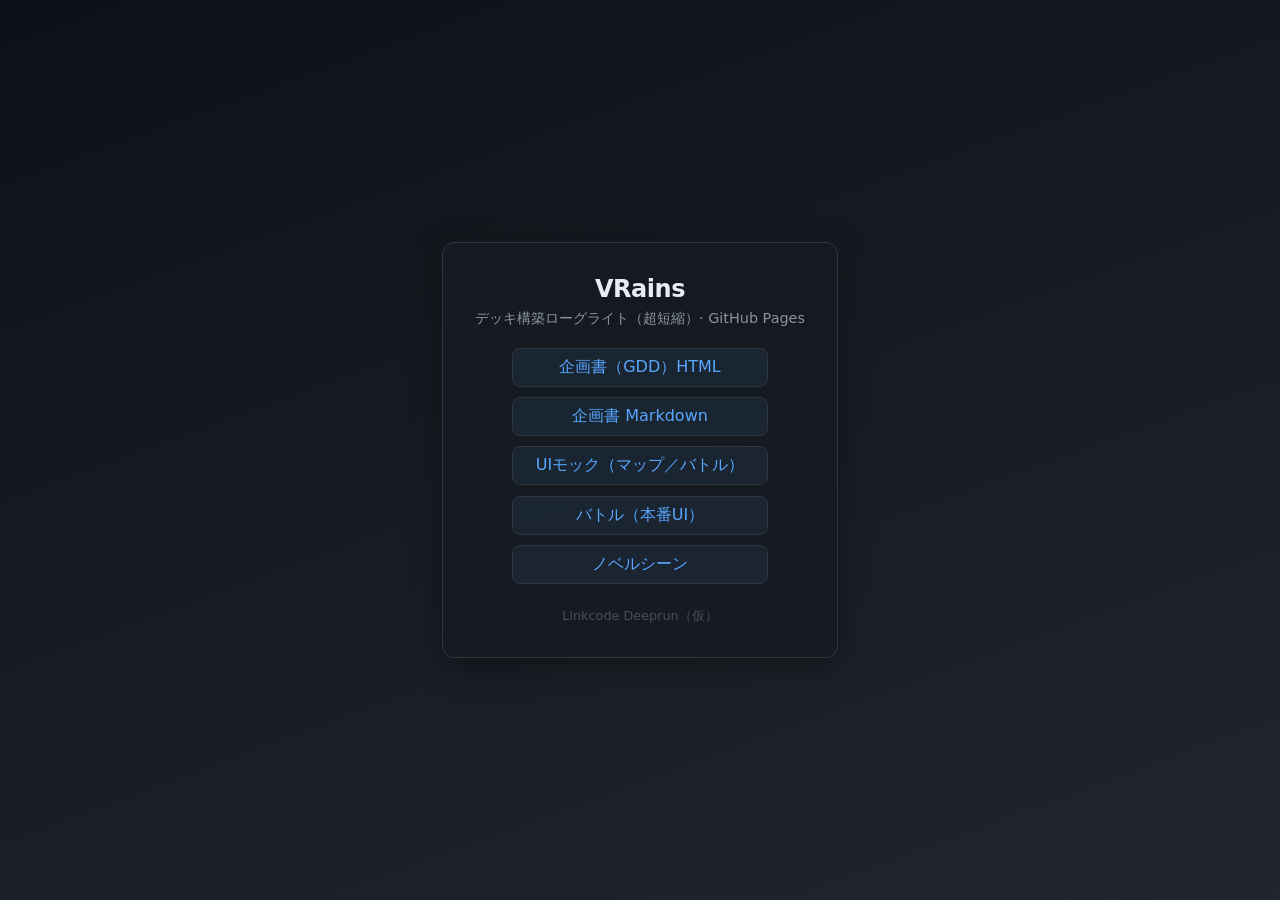
<file: index.html>
<!DOCTYPE html>
<html lang="ja">
<head>
  <meta charset="UTF-8">
  <meta name="viewport" content="width=device-width, initial-scale=1.0">
  <title>VRains — Linkcode Deeprun（仮）</title>
  <style>
    * { box-sizing: border-box; }
    body {
      margin: 0;
      min-height: 100vh;
      display: flex;
      align-items: center;
      justify-content: center;
      font-family: "Segoe UI", "Hiragino Sans", Meiryo, system-ui, sans-serif;
      background: linear-gradient(160deg, #0d1117 0%, #161b22 45%, #21262d 100%);
      color: #e6edf3;
    }
    main {
      text-align: center;
      padding: 2rem;
      max-width: 28rem;
      border-radius: 12px;
      background: rgba(22, 27, 34, 0.85);
      border: 1px solid #30363d;
      box-shadow: 0 8px 32px rgba(0, 0, 0, 0.35);
    }
    h1 { font-size: 1.5rem; font-weight: 600; margin: 0 0 0.35rem; letter-spacing: -0.02em; }
    .tagline { margin: 0 0 1.25rem; color: #8b949e; font-size: 0.9rem; }
    nav { display: flex; flex-direction: column; gap: 0.65rem; align-items: center; }
    a {
      display: inline-block;
      color: #58a6ff;
      text-decoration: none;
      font-weight: 500;
      padding: 0.5rem 1rem;
      border-radius: 8px;
      border: 1px solid #30363d;
      background: rgba(88, 166, 255, 0.08);
      width: 100%;
      max-width: 16rem;
    }
    a:hover { background: rgba(88, 166, 255, 0.15); border-color: #58a6ff; }
    footer { margin-top: 1.5rem; font-size: 0.8rem; color: #484f58; }
  </style>
</head>
<body>
  <main>
    <h1>VRains</h1>
    <p class="tagline">デッキ構築ローグライト（超短縮）· GitHub Pages</p>
    <nav>
      <a href="gdd.html">企画書（GDD）HTML</a>
      <a href="docs/GDD.md">企画書 Markdown</a>
      <a href="mock/index.html">UIモック（マップ／バトル）</a>
      <a href="battle/index.html">バトル（本番UI）</a>
      <a href="novel/index.html">ノベルシーン</a>
    </nav>
    <footer>Linkcode Deeprun（仮）</footer>
  </main>
</body>
</html>
</file>
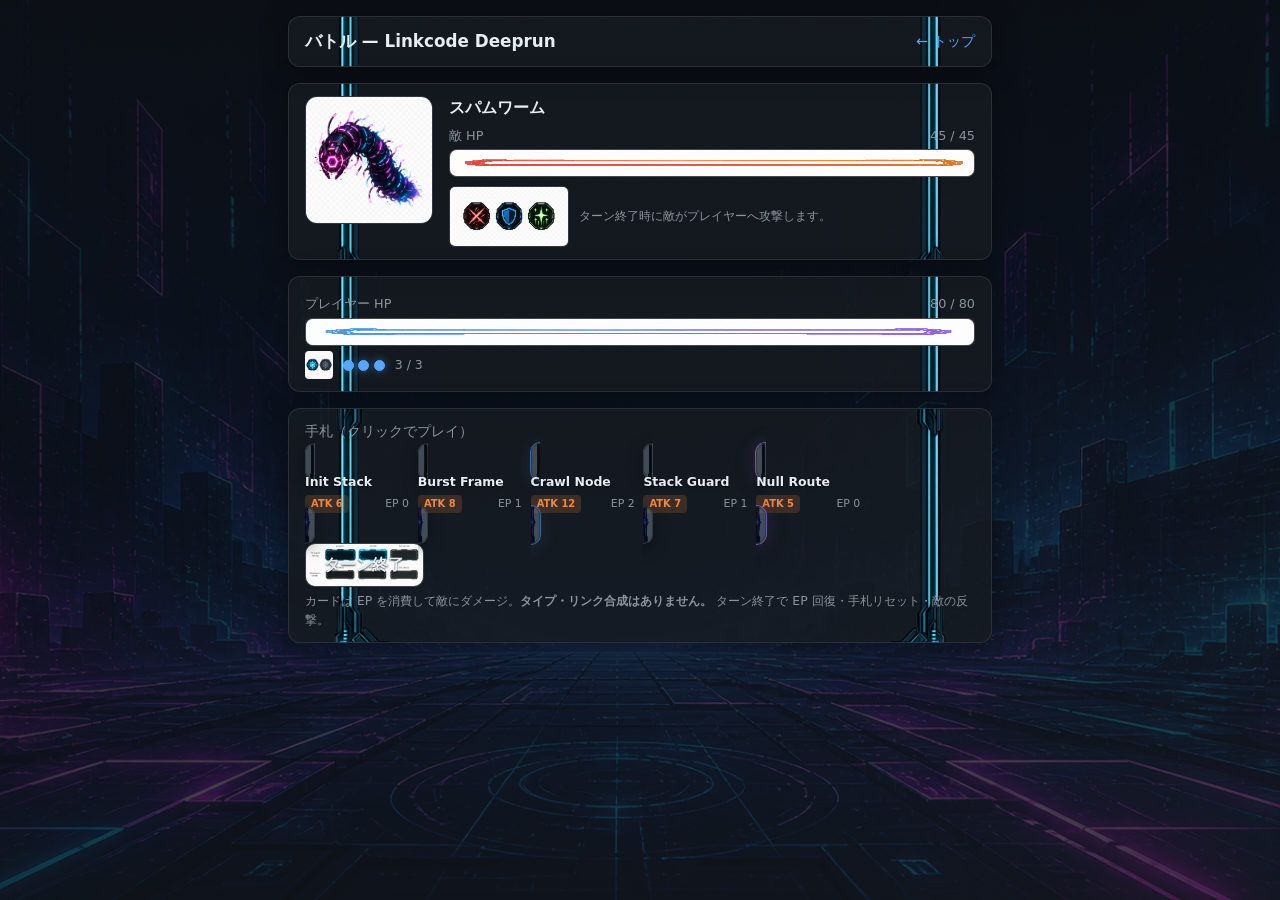
<file: battle/index.html>
<!DOCTYPE html>
<html lang="ja">
<head>
  <meta charset="UTF-8">
  <meta name="viewport" content="width=device-width, initial-scale=1.0">
  <meta name="description" content="Linkcode Deeprun — バトル（シンプル版）">
  <title>バトル — Linkcode Deeprun</title>
  <link rel="stylesheet" href="battle.css">
</head>
<body class="battle-app">
  <div class="battle-shell">
    <header class="battle-head hud-panel">
      <h1>バトル — Linkcode Deeprun</h1>
      <a class="back" href="../index.html">← トップ</a>
    </header>

    <div id="loadError" class="load-error" role="alert"></div>

    <main id="battleMain" class="battle-grid" hidden>
      <section class="hud-panel enemy-row" aria-label="敵情報">
        <img
          id="enemyImg"
          class="enemy-art"
          src="../assets/battle/V10.png"
          width="160"
          height="160"
          alt=""
        >
        <div class="enemy-info">
          <p class="enemy-name" id="enemyName">—</p>
          <div class="bar-block">
            <div class="bar-label"><span>敵 HP</span><span id="enemyHpText">0 / 0</span></div>
            <div class="bar-track bar-track--enemy">
              <div id="enemyBarFill" class="bar-fill enemy" style="transform: scaleX(1)"></div>
            </div>
          </div>
          <div class="intent-row">
            <img class="intent-art" src="../assets/battle/V06.png" width="120" height="40" alt="" loading="lazy">
            <span class="intent-caption">ターン終了時に敵がプレイヤーへ攻撃します。</span>
          </div>
        </div>
      </section>

      <section class="hud-panel" aria-label="プレイヤー">
        <div class="bar-block">
          <div class="bar-label"><span>プレイヤー HP</span><span id="playerHpText">0 / 0</span></div>
          <div class="bar-track bar-track--player">
            <div id="playerBarFill" class="bar-fill" style="transform: scaleX(1)"></div>
          </div>
        </div>
        <div class="ep-row">
          <img class="ep-art" src="../assets/battle/V04.png" width="96" height="32" alt="" loading="lazy">
          <div class="ep-dots" id="epDots" aria-label="エナジー"></div>
          <span id="epCap" class="intent-caption">0 / 0</span>
        </div>
      </section>

      <section class="hud-panel" aria-label="手札">
        <p class="hand-title">手札（クリックでプレイ）</p>
        <div id="handRow" class="hand-row"></div>
        <div class="actions">
          <button type="button" class="btn btn-primary" id="btnEndTurn">ターン終了</button>
        </div>
        <p class="hint">カードは EP を消費して敵にダメージ。<strong>タイプ・リンク合成はありません。</strong> ターン終了で EP 回復・手札リセット・敵の反撃。</p>
      </section>
    </main>
  </div>

  <div id="toast" class="toast-host" role="status" aria-live="polite"></div>

  <script src="battle.js" defer></script>
</body>
</html>
</file>
<file: battle/battle.css>
/* Linkcode Deeprun — simple battle (assets V01–V10) */
:root {
  --bg: #0d1117;
  --surface: #161b22;
  --border: #30363d;
  --text: #e6edf3;
  --muted: #8b949e;
  --accent: #58a6ff;
  --danger: #f85149;
  --ok: #3fb950;
}
* { box-sizing: border-box; }

body.battle-app {
  margin: 0;
  min-height: 100vh;
  font-family: "Segoe UI", "Hiragino Sans", Meiryo, system-ui, sans-serif;
  color: var(--text);
  line-height: 1.5;
  background-color: var(--bg);
  background-image:
    linear-gradient(165deg, rgba(13, 17, 23, 0.88) 0%, rgba(13, 17, 23, 0.82) 40%, rgba(22, 27, 34, 0.78) 100%),
    url("../assets/battle/V01.png");
  background-size: cover;
  background-position: center;
  background-attachment: fixed;
}

body.battle-ended .hand-row button {
  opacity: 0.45;
  pointer-events: none;
}

.battle-shell { max-width: 46rem; margin: 0 auto; padding: 1rem 1rem 2.5rem; }

.battle-head {
  display: flex;
  align-items: center;
  justify-content: space-between;
  gap: 0.75rem;
  flex-wrap: wrap;
  margin-bottom: 1rem;
}
.battle-head h1 { font-size: 1.05rem; margin: 0; font-weight: 600; }
.back { font-size: 0.9rem; color: var(--accent); text-decoration: none; }
.back:hover { text-decoration: underline; }

.hud-panel {
  padding: 0.75rem 1rem;
  border-radius: 12px;
  border: 1px solid rgba(48, 54, 61, 0.85);
  background-color: rgba(22, 27, 34, 0.82);
  background-image: url("../assets/battle/V02.png");
  background-size: cover;
  background-position: center;
  box-shadow: 0 4px 28px rgba(0, 0, 0, 0.35);
}

.battle-grid { display: flex; flex-direction: column; gap: 1rem; }

.enemy-row {
  display: flex;
  align-items: flex-start;
  gap: 1rem;
}

.enemy-art {
  width: 112px;
  height: 112px;
  flex-shrink: 0;
  border-radius: 12px;
  object-fit: cover;
  background: var(--bg);
  border: 1px solid var(--border);
}

.enemy-info { flex: 1; min-width: 0; }
.enemy-name { font-weight: 600; margin: 0 0 0.35rem; font-size: 1rem; }

.bar-block { margin-top: 0.35rem; }
.bar-label { display: flex; justify-content: space-between; font-size: 0.8rem; color: var(--muted); margin-bottom: 0.25rem; }

.bar-track {
  position: relative;
  height: 28px;
  border-radius: 8px;
  overflow: hidden;
  border: 1px solid rgba(48, 54, 61, 0.9);
  background: rgba(13, 17, 23, 0.55);
}

.bar-track--player {
  background-image: url("../assets/battle/V03.png");
  background-size: 100% 100%;
  background-position: center;
}

.bar-track--enemy {
  background-image: url("../assets/battle/V03b.png");
  background-size: 100% 100%;
  background-position: center;
}

.bar-fill {
  position: absolute;
  left: 0;
  top: 0;
  bottom: 0;
  width: 100%;
  transform-origin: left center;
  transform: scaleX(1);
  opacity: 0.92;
  background: linear-gradient(90deg, rgba(88, 166, 255, 0.95), rgba(163, 113, 247, 0.95));
  mix-blend-mode: screen;
}

.bar-fill.enemy {
  background: linear-gradient(90deg, rgba(248, 81, 73, 0.95), rgba(240, 136, 62, 0.95));
}

.intent-row {
  display: flex;
  align-items: center;
  gap: 0.65rem;
  flex-wrap: wrap;
  margin-top: 0.55rem;
}

.intent-art {
  display: block;
  max-width: 140px;
  height: auto;
  border-radius: 6px;
  border: 1px solid var(--border);
  background: rgba(13, 17, 23, 0.45);
}

.intent-caption { font-size: 0.78rem; color: var(--muted); flex: 1; min-width: 8rem; }

.ep-row {
  display: flex;
  align-items: center;
  gap: 0.6rem;
  font-size: 0.9rem;
  margin-top: 0.35rem;
  flex-wrap: wrap;
}

.ep-art {
  display: block;
  height: 28px;
  width: auto;
  object-fit: contain;
  border-radius: 4px;
}

.ep-dots { display: flex; gap: 0.3rem; }
.ep-dot {
  width: 11px;
  height: 11px;
  border-radius: 50%;
  background: #30363d;
  border: 1px solid var(--border);
}
.ep-dot.on {
  background: var(--accent);
  border-color: var(--accent);
  box-shadow: 0 0 8px rgba(88, 166, 255, 0.45);
}

.hand-title { font-size: 0.85rem; color: var(--muted); margin: 0 0 0.5rem; }
.hand-row { display: flex; flex-wrap: wrap; gap: 0.55rem; }

.card-chip {
  position: relative;
  min-width: 6.5rem;
  max-width: 9rem;
  padding: 0;
  border: none;
  cursor: pointer;
  text-align: left;
  font: inherit;
  color: var(--text);
  background: transparent;
  border-radius: 10px;
  transition: transform 0.12s ease, box-shadow 0.15s;
}

.card-chip:hover:not(:disabled) { transform: translateY(-2px); }
.card-chip:disabled { cursor: not-allowed; }

.card-face {
  border-radius: 10px;
  padding: 0.5rem 0.55rem 0.55rem;
  min-height: 5.25rem;
  border: 1px solid var(--border);
  background-color: rgba(22, 27, 34, 0.75);
  background-image: url("../assets/battle/V08.png");
  background-size: cover;
  background-position: center;
  background-blend-mode: soft-light;
  box-shadow: 0 4px 16px rgba(0, 0, 0, 0.35);
}

.rarity-rare .card-face {
  box-shadow: 0 0 0 1px rgba(88, 166, 255, 0.55), 0 4px 20px rgba(88, 166, 255, 0.12);
}
.rarity-legend .card-face {
  box-shadow:
    0 0 0 1px rgba(163, 113, 247, 0.65),
    0 0 18px rgba(163, 113, 247, 0.22),
    0 4px 20px rgba(0, 0, 0, 0.35);
}

.card-name {
  font-size: 0.78rem;
  font-weight: 600;
  display: block;
  line-height: 1.25;
  text-shadow: 0 1px 2px rgba(0, 0, 0, 0.65);
}

.card-meta {
  display: flex;
  justify-content: space-between;
  align-items: center;
  margin-top: 0.35rem;
  font-size: 0.68rem;
  color: var(--muted);
}

.dmg-badge {
  display: inline-block;
  padding: 0.12rem 0.38rem;
  border-radius: 4px;
  font-weight: 700;
  font-size: 0.62rem;
  color: #f0883e;
  background: rgba(240, 136, 62, 0.18);
}

.actions { display: flex; gap: 0.5rem; margin-top: 0.35rem; flex-wrap: wrap; }

.btn {
  font: inherit;
  padding: 0.55rem 1.15rem;
  border-radius: 10px;
  border: 1px solid rgba(48, 54, 61, 0.95);
  color: var(--text);
  cursor: pointer;
  background-color: rgba(22, 27, 34, 0.65);
  background-image: url("../assets/battle/V07.png");
  background-size: cover;
  background-position: center;
  text-shadow: 0 1px 2px rgba(0, 0, 0, 0.75);
}

.btn:hover:not(:disabled) {
  filter: brightness(1.08);
}

.btn:disabled {
  opacity: 0.45;
  cursor: not-allowed;
}

.btn-primary {
  font-weight: 700;
}

.hint {
  font-size: 0.78rem;
  color: var(--muted);
  margin: 0.35rem 0 0;
}

.load-error {
  display: none;
  padding: 1rem;
  margin-bottom: 1rem;
  border: 1px solid var(--danger);
  border-radius: 10px;
  background: rgba(248, 81, 73, 0.08);
  color: var(--text);
  font-size: 0.9rem;
}
.load-error.is-visible { display: block; }

.toast-host {
  position: fixed;
  bottom: 1rem;
  left: 50%;
  transform: translateX(-50%) translateY(130%);
  max-width: min(92vw, 26rem);
  padding: 0.75rem 1rem;
  background: #21262d;
  border: 1px solid #3fb950;
  border-radius: 10px;
  box-shadow: 0 8px 32px rgba(0, 0, 0, 0.45);
  z-index: 100;
  opacity: 0;
  transition: transform 0.25s ease, opacity 0.25s ease;
  pointer-events: none;
  font-size: 0.88rem;
}
.toast-host.is-visible { transform: translateX(-50%) translateY(0); opacity: 1; }
.toast-host.is-error { border-color: var(--danger); }
.toast-title { font-weight: 600; margin: 0 0 0.25rem; }
.toast-body { margin: 0; color: var(--muted); font-size: 0.82rem; }

@media (min-width: 520px) {
  .enemy-art { width: 128px; height: 128px; }
}
</file>
